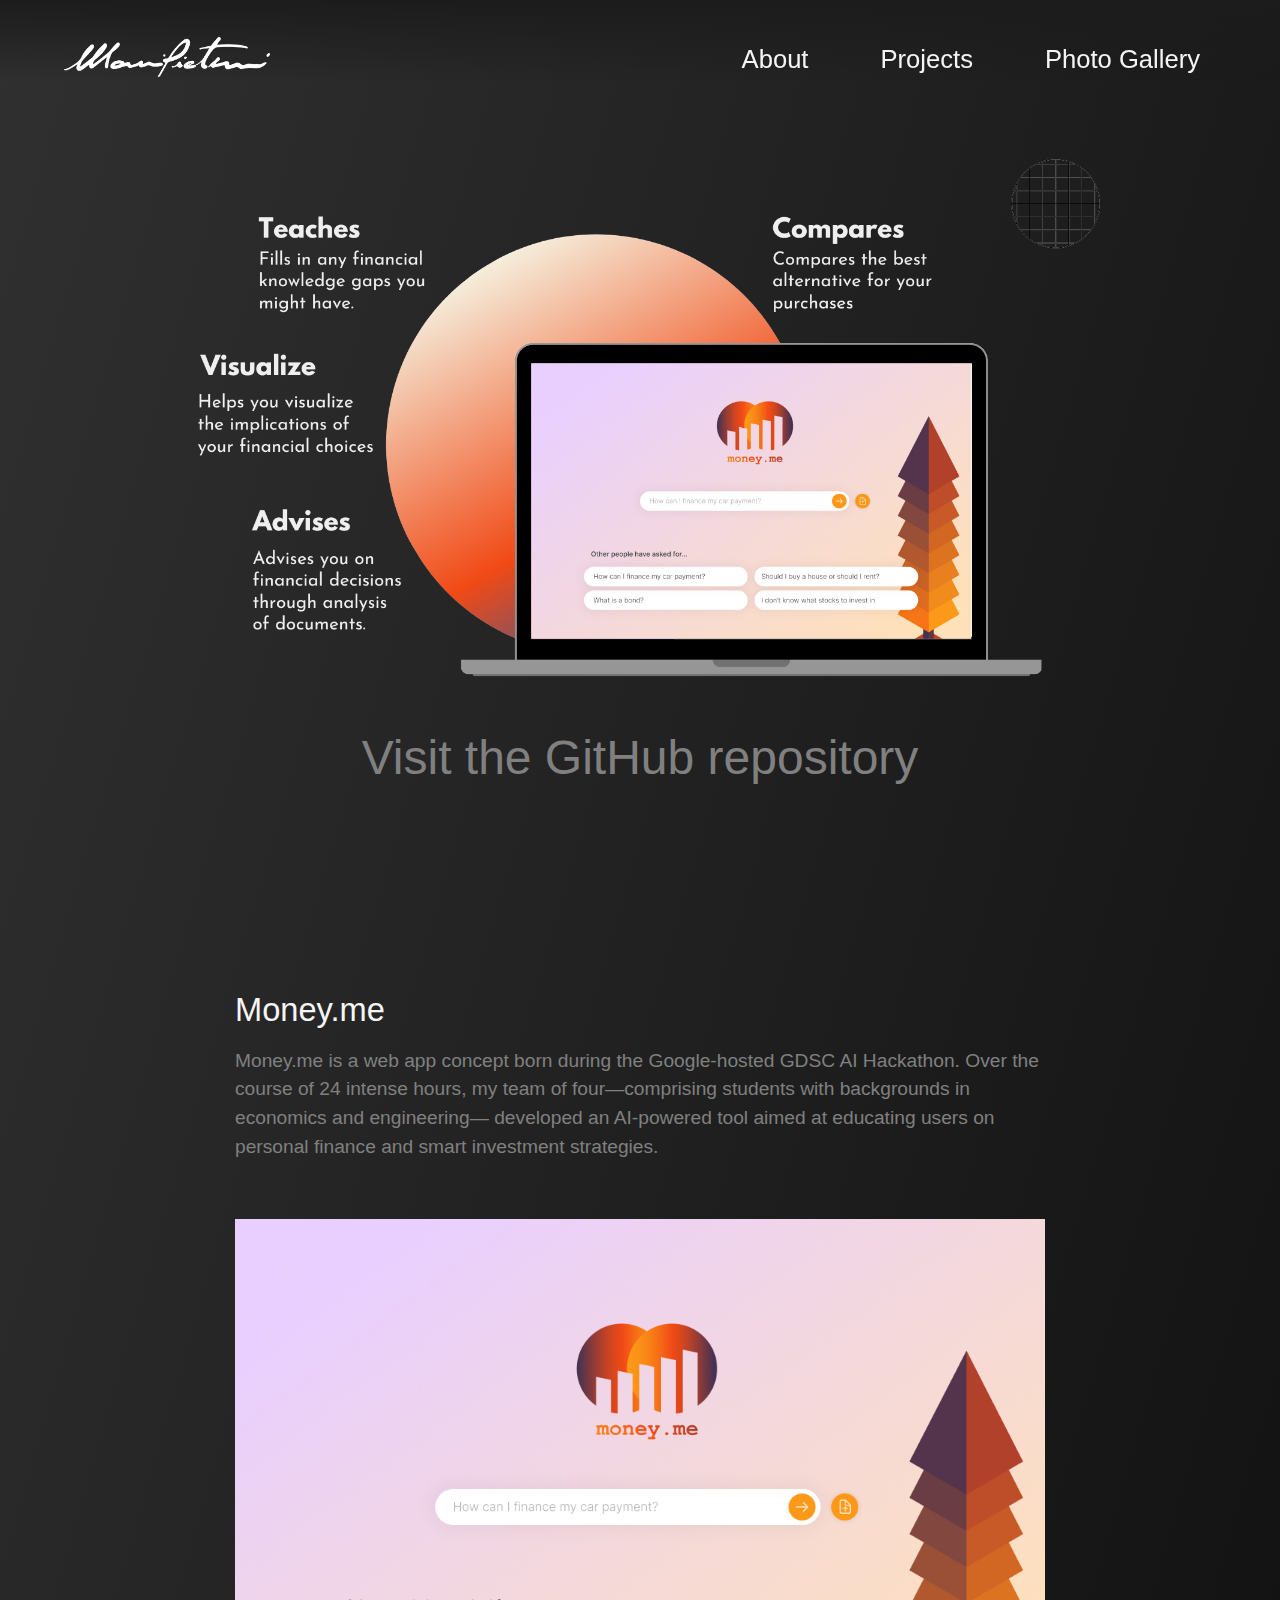
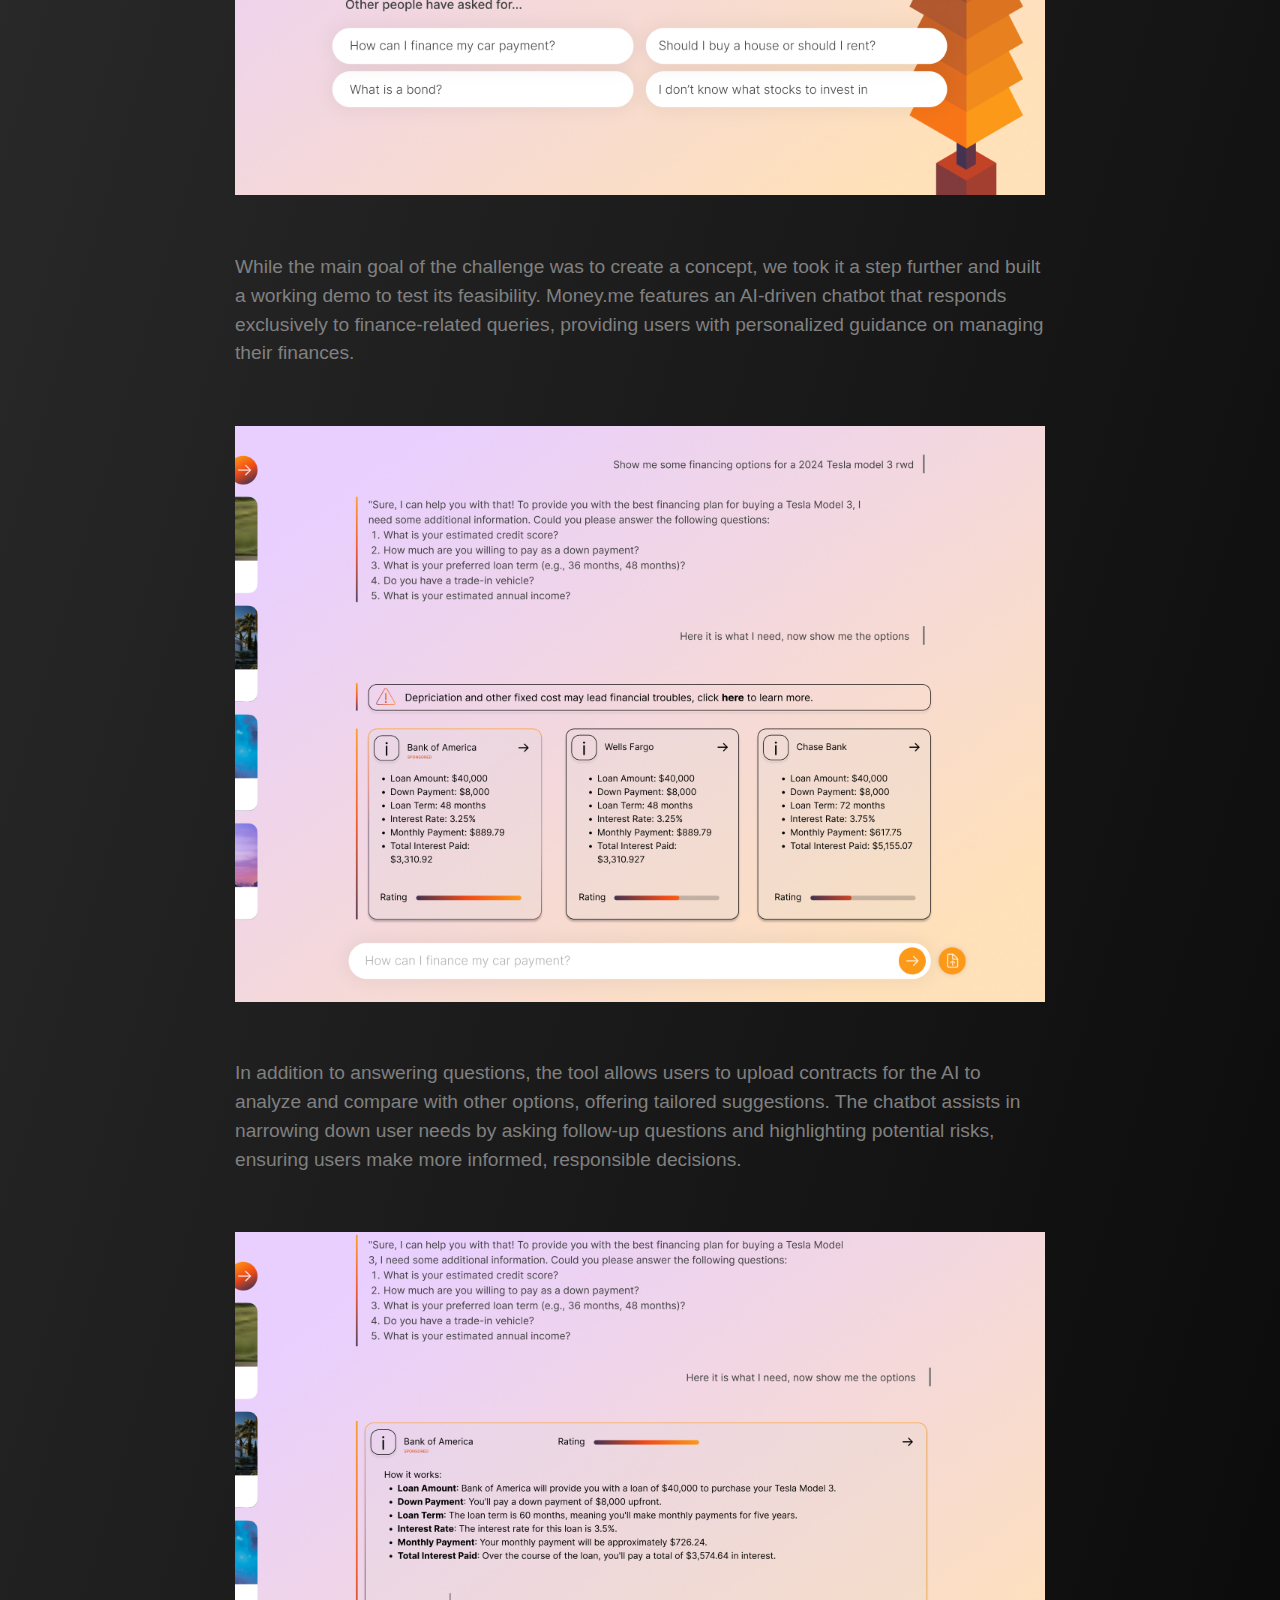
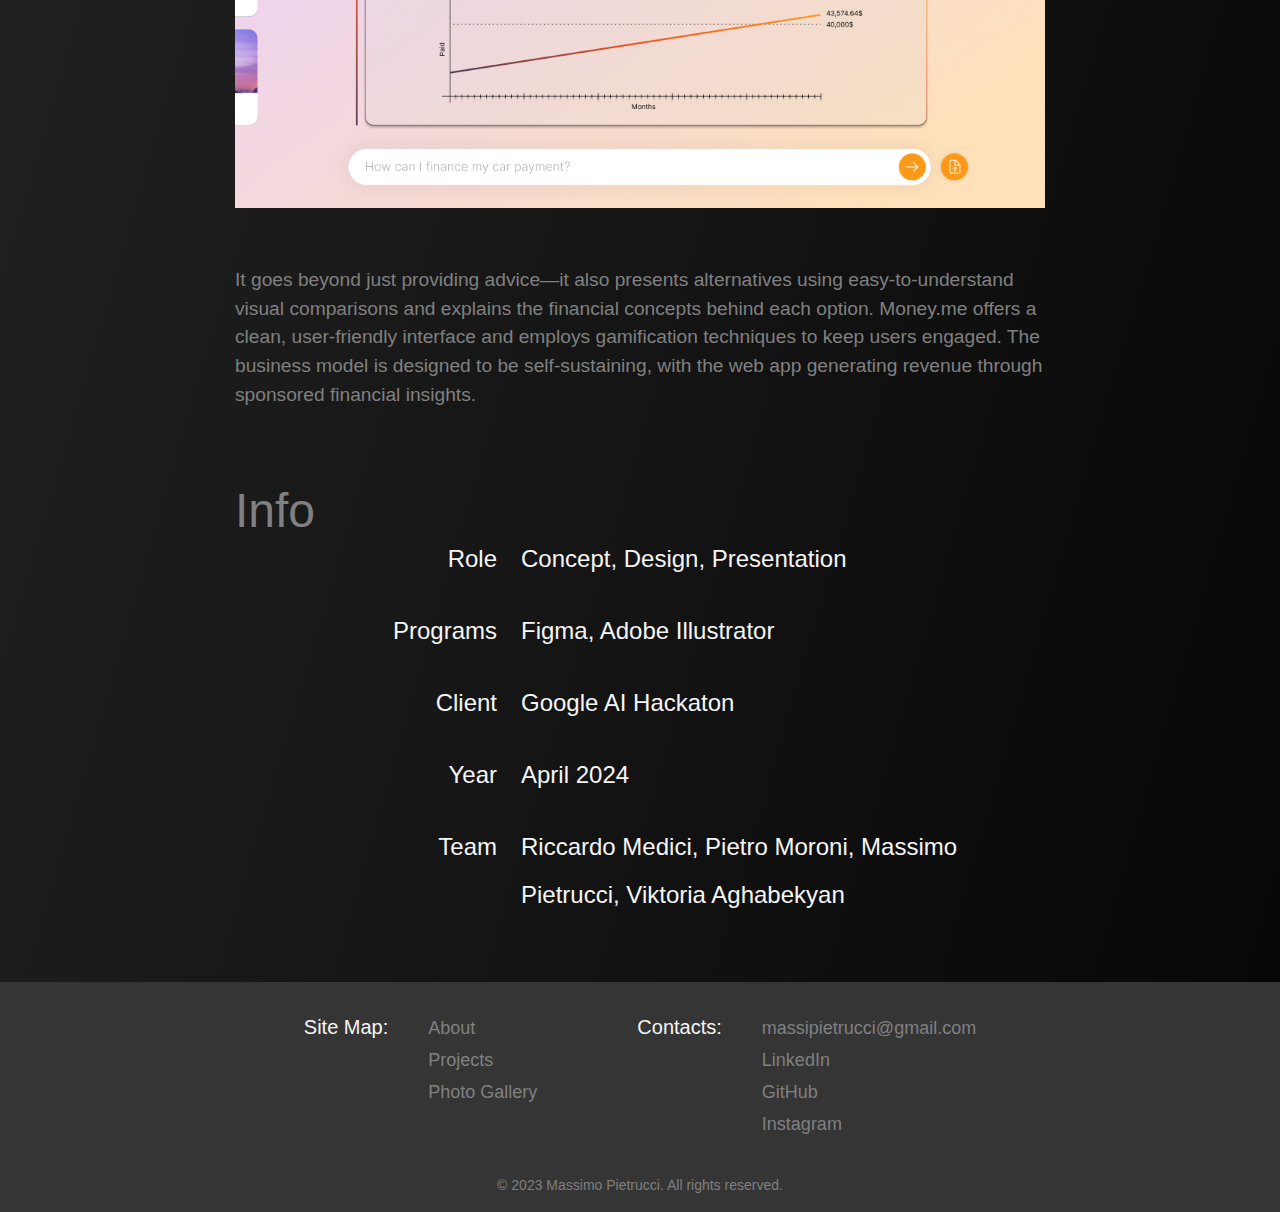
<file: pageMoneyme.html>
<!DOCTYPE html>
<html>
    <head>

      <title>Massimo Pietrucci Portfolio</title>
      <link rel="icon" type="image/x-icon" href="logoiconV2.png" style="object-fit: cover;">

        <meta charset="UTF8">
        <link rel="stylesheet" href="reset.css">
        <link rel="stylesheet" href="hamburger.css">
        <link rel="stylesheet" href="master.css">
        <link rel="stylesheet" href="pageStyle.css">

        <script src="menuHide.js" defer></script>


        <meta name="viewport" content="width=device-width, initialscale=1">
        <script src="sliderScript.js" defer></script>
        <script>
            function toggleActive(elementId) {
              document.getElementById(elementId).classList.toggle("active");
            }
          </script>
    </head>
    <body>
        <div class="content-wrap">
            <div id="menu">
                <div id="hamburger" onclick="toggleActive('menu')">
                  <div class="hamburgerBar"></div>
                  <div class="hamburgerBar"></div>
                  <div class="hamburgerBar"></div>
                </div>
                <div id="logo"><a href="index.html#about"><img src="Media/FirmaBianca@4x.png" alt=""></a></div>
                
                <ul>
                  <li><a href="index.html#about">About</a></li>
                  <li><a href="index.html#projects">Projects</a></li>
                  <li><a href="index.html#showcase">Photo Gallery</a></li>
                </ul>
              </div>




          <div class="wrapper full-width" style="padding-top: 150px;">
            <img src="Media/moneyme/PrimaMoneyme.png" alt="">

            <a href="https://www.instagram.com/sunuraxi_barumini/" id="playPinocchio" class="big-card"> <p>Visit the GitHub repository</p></a>     
          
          </div>
      
          <div class="wrapper about-text page-intro paddingBottom1">
              <h2>Money.me</h2>
                <p>
                  Money.me is a web app concept born during the Google-hosted GDSC AI Hackathon. 
                  Over the course of 24 intense hours, 
                  my team of four—comprising students with backgrounds in economics and engineering—
                  developed an AI-powered tool aimed at educating users on personal finance and smart investment strategies.
                </p>
          </div>

          <div class="wrapper">
            <img src="Media/moneyme/Wireframe - 1.jpg" alt="">  
          </div>

          <div class="wrapper about-text paddingTop1 paddingBottom1">
            <p>
              While the main goal of the challenge was to create a concept, 
              we took it a step further and built a working demo to test its feasibility. 
              Money.me features an AI-driven chatbot that responds exclusively to finance-related queries, 
              providing users with personalized guidance on managing their finances.
            </p>
          </div>

          <div class="wrapper">
            <img src="Media/moneyme/Wireframe - 10.jpg" alt="">  
          </div>
  

          <div class="wrapper about-text paddingTop1 paddingBottom1">
            <p>
              In addition to answering questions, 
              the tool allows users to upload contracts for the AI to analyze and compare with other options, 
              offering tailored suggestions. The chatbot assists in narrowing down user needs by asking follow-up questions and highlighting potential risks, 
              ensuring users make more informed, responsible decisions.
                        </p>
          </div>

          <div class="wrapper">
            <img src="Media/moneyme/Wireframe - 12.jpg" alt="">  
          </div>


        <div class="wrapper about-text paddingTop1 paddingBottom1">
          <p>
            It goes beyond just providing advice—it also presents alternatives using
             easy-to-understand visual comparisons and explains the financial concepts behind each option. 
             Money.me offers a clean, user-friendly interface and employs gamification techniques to keep users engaged. 
             The business model is designed to be self-sustaining, 
            with the web app generating revenue through sponsored financial insights.
                    </p>        
        </div>



      </div>

      <div class="content-wrap">
        <div class="wrapper"><h1>Info</h1></div>

        <div class="wrapper infoTab">
            <li>Role</li>            <li>Concept, Design, Presentation</li>

            <li>Programs</li>            <li>Figma, Adobe Illustrator</li>

            <li>Client</li>            <li>Google AI Hackaton</li>

            <li>Year</li>            <li>April 2024</li>

            <li>Team</li>            <li>Riccardo Medici, Pietro Moroni, Massimo Pietrucci, Viktoria Aghabekyan</li>

        </div>
      </div>

      <footer>
        <div class="footerWrap">

        <div class="footer-grid">
                <p style="grid-column: 1; grid-row: 1;">Site Map:</p>
                <p style="grid-column: 2; grid-row: 1;"><a href="index.html#about"> About</a></p>
                <p style="grid-column: 2; grid-row: 2;"><a href="index.html#projects"> Projects</a></p>
                <p style="grid-column: 2; grid-row: 3;"><a href="index.html#showcase"> Photo Gallery</a></p>
        </div>

        <div class="footer-grid">
            <p style="grid-column: 1; grid-row: 1;">Contacts:</p>
            <p style="grid-column: 2; grid-row: 1;"> <a href="mailto:massipietrucci@gmail.com"> massipietrucci@gmail.com</a></p>
            <p style="grid-column: 2; grid-row: 2;"><a href="https://www.linkedin.com/in/massimo-pietrucci-610339299/"> LinkedIn</a></p>
            <p style="grid-column: 2; grid-row: 3;"><a href="https://github.com/SwagBoy2000"> GitHub</a></p>
            <p style="grid-column: 2; grid-row: 4;"><a href="https://www.instagram.com/massipietrucci/"> Instagram</a></p>
    </div>
    <div id="copyright">© 2023 Massimo Pietrucci. All rights reserved.</div>

    </div>
       </footer>
</body>
</html>
</file>
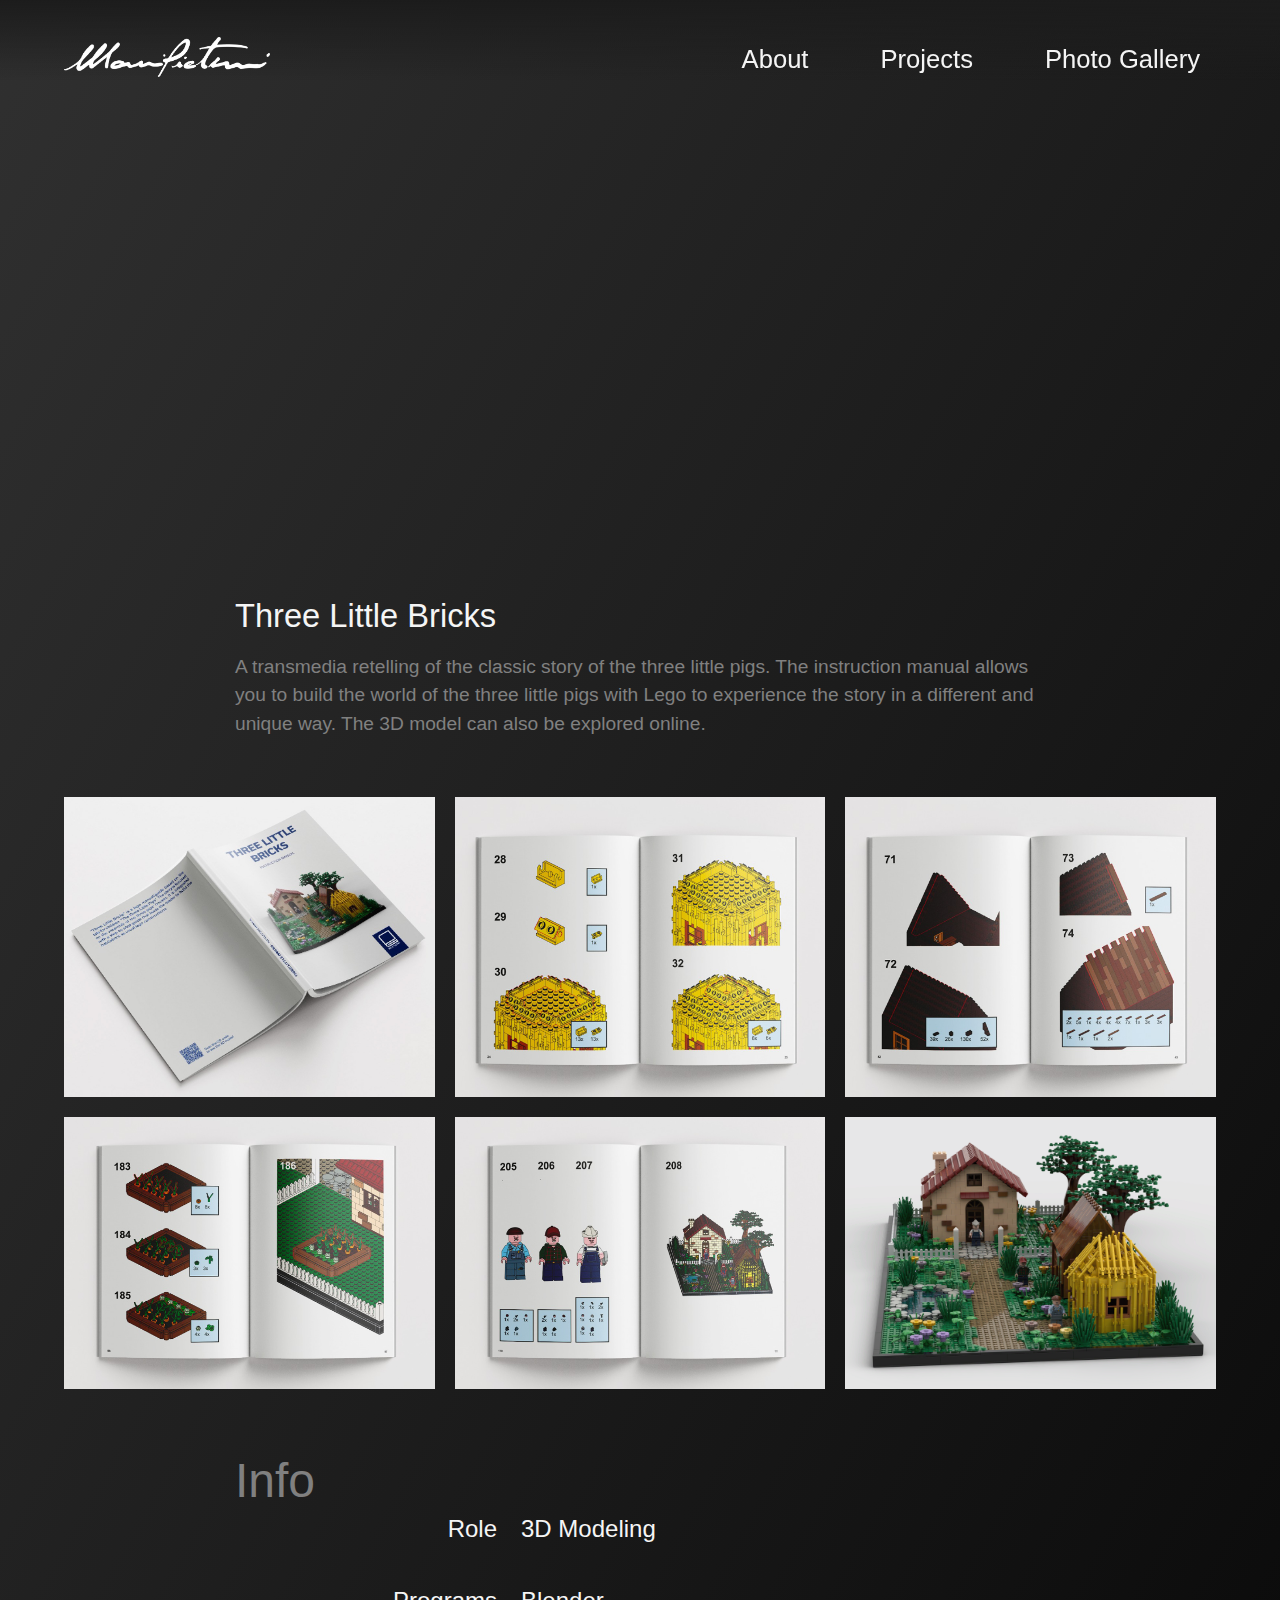
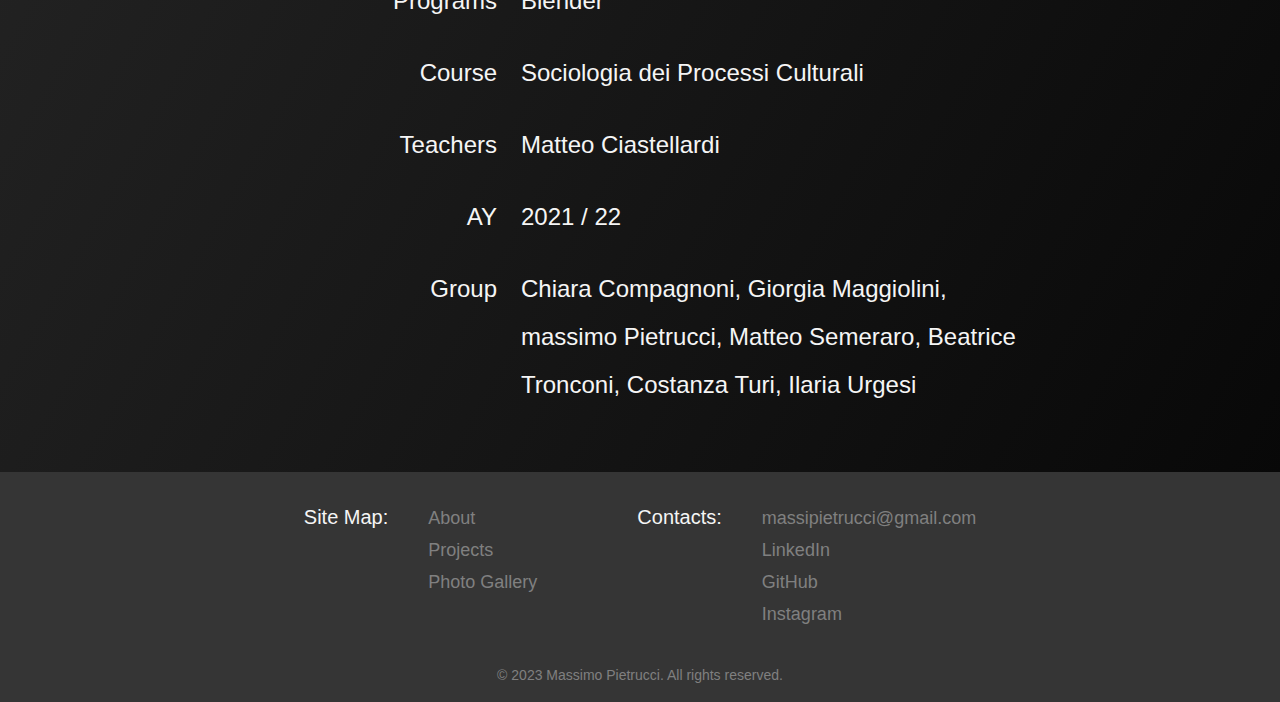
<file: pagePorcellini.html>
<!DOCTYPE html>
<html>
    <head>

      <title>Massimo Pietrucci Portfolio</title>
      <link rel="icon" type="image/x-icon" href="logoiconV2.png" style="object-fit: cover;">

        <meta charset="UTF8">
        <link rel="stylesheet" href="reset.css">
        <link rel="stylesheet" href="hamburger.css">
        <link rel="stylesheet" href="master.css">
        <link rel="stylesheet" href="pageStyle.css">

        <script src="menuHide.js" defer></script>


        <meta name="viewport" content="width=device-width, initialscale=1">
        <script src="sliderScript.js" defer></script>
        <script>
            function toggleActive(elementId) {
              document.getElementById(elementId).classList.toggle("active");
            }
          </script>
    </head>
    <body>
        <div class="content-wrap">
            <div id="menu">
                <div id="hamburger" onclick="toggleActive('menu')">
                  <div class="hamburgerBar"></div>
                  <div class="hamburgerBar"></div>
                  <div class="hamburgerBar"></div>
                </div>
                <div id="logo"><a href="index.html#about"><img src="Media/FirmaBianca@4x.png" alt=""></a></div>
                
                <ul>
                  <li><a href="index.html#about">About</a></li>
                  <li><a href="index.html#projects">Projects</a></li>
                  <li><a href="index.html#showcase">Photo Gallery</a></li>
                </ul>
              </div>






              <div class="content-wrap">

                <div class="sketchfab-embed-wrapper wrapper" id="sketchFabFrame" style="padding-top: 150px; padding-bottom: 80px;"> 
                  <iframe title="Three Little Bricks | Set Model" frameborder="0" allowfullscreen mozallowfullscreen="true" webkitallowfullscreen="true" allow="autoplay; fullscreen; xr-spatial-tracking" xr-spatial-tracking execution-while-out-of-viewport execution-while-not-rendered web-share 
                  height="100%"  src="https://sketchfab.com/models/55c4142a85fa4d9cabf490beb4aa4dd4/embed"> 
                </iframe> </div>



        <div class="wrapper">

          <div class="about-text page-intro paddingBottom1">
            <h2>Three Little Bricks</h2>
              <p>
                A transmedia retelling of the classic story of the three little pigs. 
                The instruction manual allows you to build the world of the three little pigs with Lego 
                to experience the story in a different and unique way. 
                The 3D model can also be explored online.
              </p>
        </div>

  </div>


  <div class="wrapper wOrizzontale full-width" style="padding-bottom: 20px;">
    <img src="Media/Porcellini/PorcelliniCover.jpeg" alt="">
    <img src="Media/Porcellini/pag4.png" alt="">
    <img src="Media/Porcellini/pag3.png" alt="">
  </div>
  <div class="wrapper wOrizzontale full-width  paddingBottom1">
    <img src="Media/Porcellini/pag2.png" alt="">
    <img src="Media/Porcellini/pag1.png" alt="">
    <img src="Media/Porcellini/PorcelliniRender.png" alt="">
  </div>



      </div>
      <div class="content-wrap">

        <div class="wrapper"><h1>Info</h1></div>

        <div class="wrapper infoTab">
            <li>Role</li>            <li>3D Modeling</li>

            <li>Programs</li>            <li>Blender</li>

            <li>Course</li>            <li>Sociologia dei Processi Culturali</li>

            <li>Teachers</li>            <li>Matteo Ciastellardi</li>

            <li>AY</li>            <li>2021 / 22</li>

            <li>Group</li>            <li>Chiara Compagnoni, Giorgia Maggiolini, massimo Pietrucci, Matteo Semeraro, Beatrice Tronconi, Costanza Turi, Ilaria Urgesi</li>



        </div>

      </div>

        </div>

        
    
        <footer>
          <div class="footerWrap">

          <div class="footer-grid">
                  <p style="grid-column: 1; grid-row: 1;">Site Map:</p>
                  <p style="grid-column: 2; grid-row: 1;"><a href="index.html#about"> About</a></p>
                  <p style="grid-column: 2; grid-row: 2;"><a href="index.html#projects"> Projects</a></p>
                  <p style="grid-column: 2; grid-row: 3;"><a href="index.html#showcase"> Photo Gallery</a></p>
          </div>

          <div class="footer-grid">
              <p style="grid-column: 1; grid-row: 1;">Contacts:</p>
              <p style="grid-column: 2; grid-row: 1;"> <a href="mailto:massipietrucci@gmail.com"> massipietrucci@gmail.com</a></p>
              <p style="grid-column: 2; grid-row: 2;"><a href="https://www.linkedin.com/in/massimo-pietrucci-610339299/"> LinkedIn</a></p>
              <p style="grid-column: 2; grid-row: 3;"><a href="https://github.com/SwagBoy2000"> GitHub</a></p>
              <p style="grid-column: 2; grid-row: 4;"><a href="https://www.instagram.com/massipietrucci/"> Instagram</a></p>
      </div>
      <div id="copyright">© 2023 Massimo Pietrucci. All rights reserved.</div>

      </div>
         </footer>
</body>
</html>
</file>
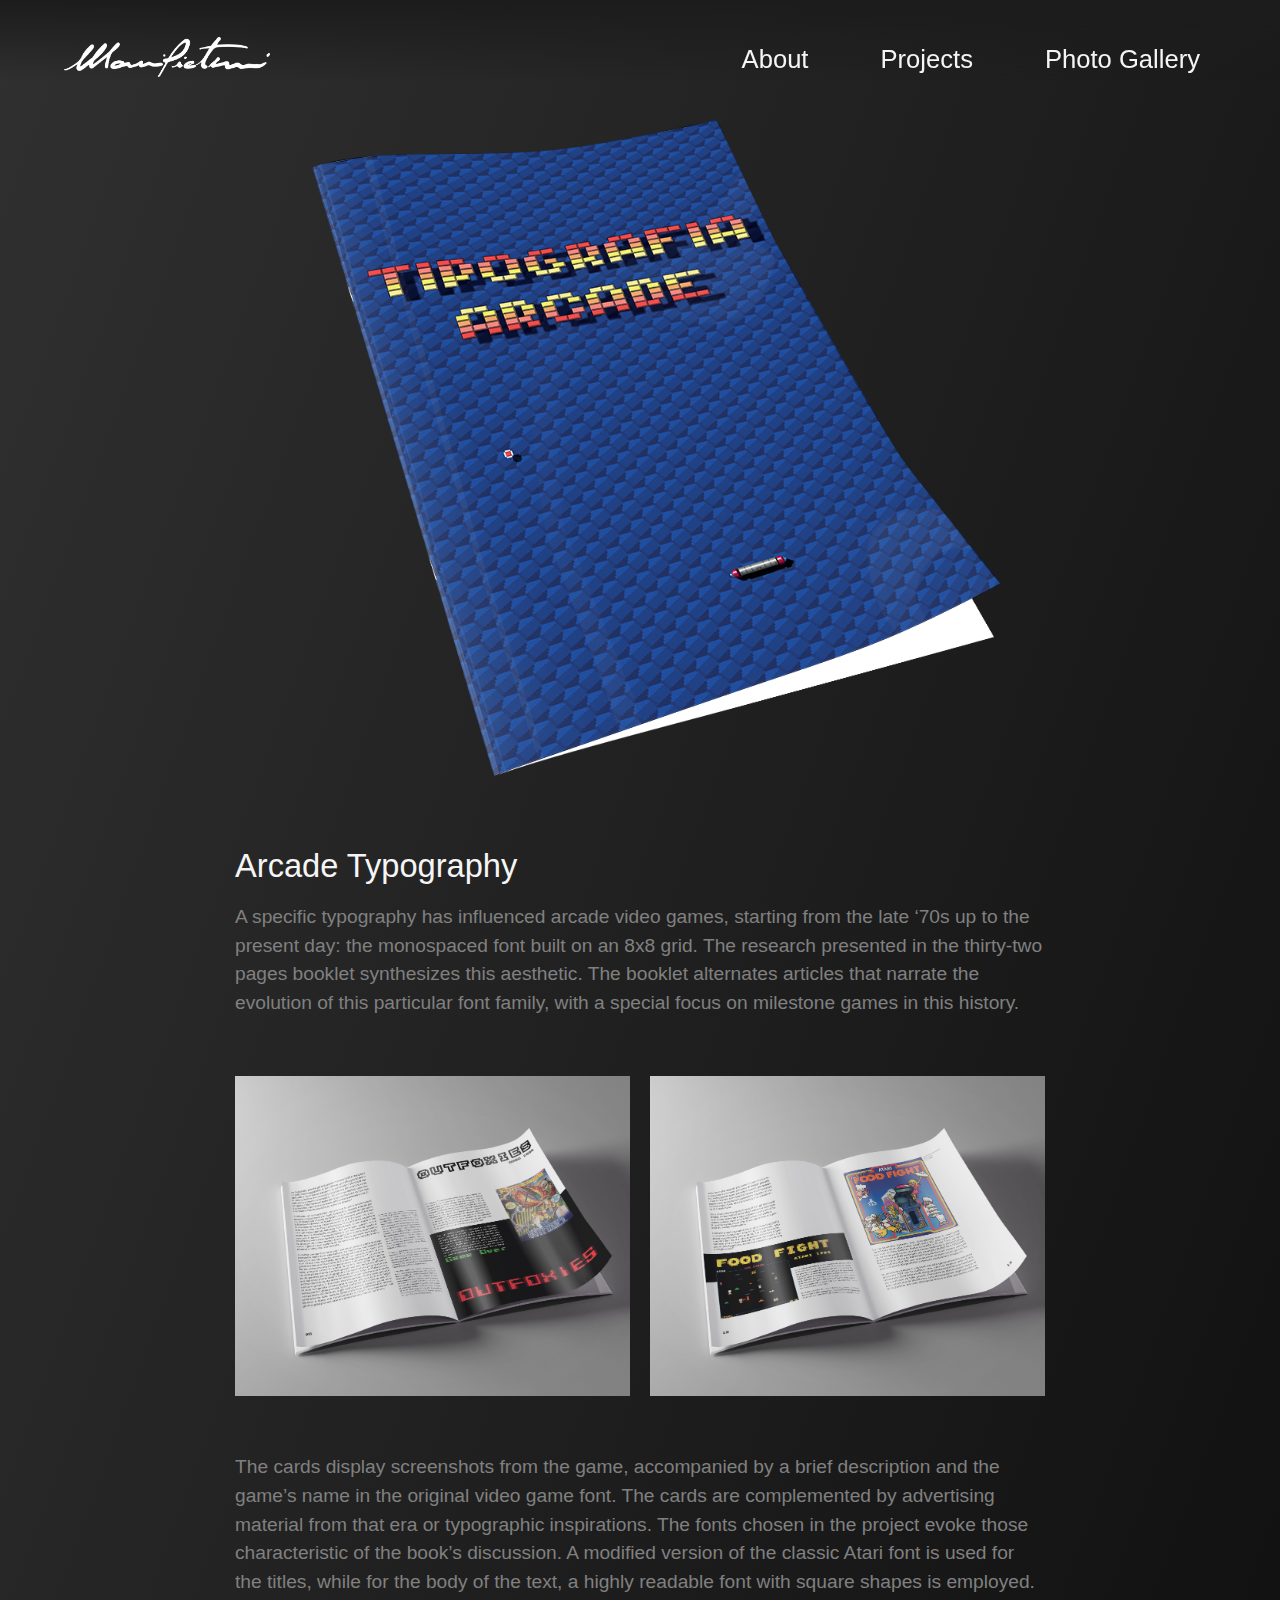
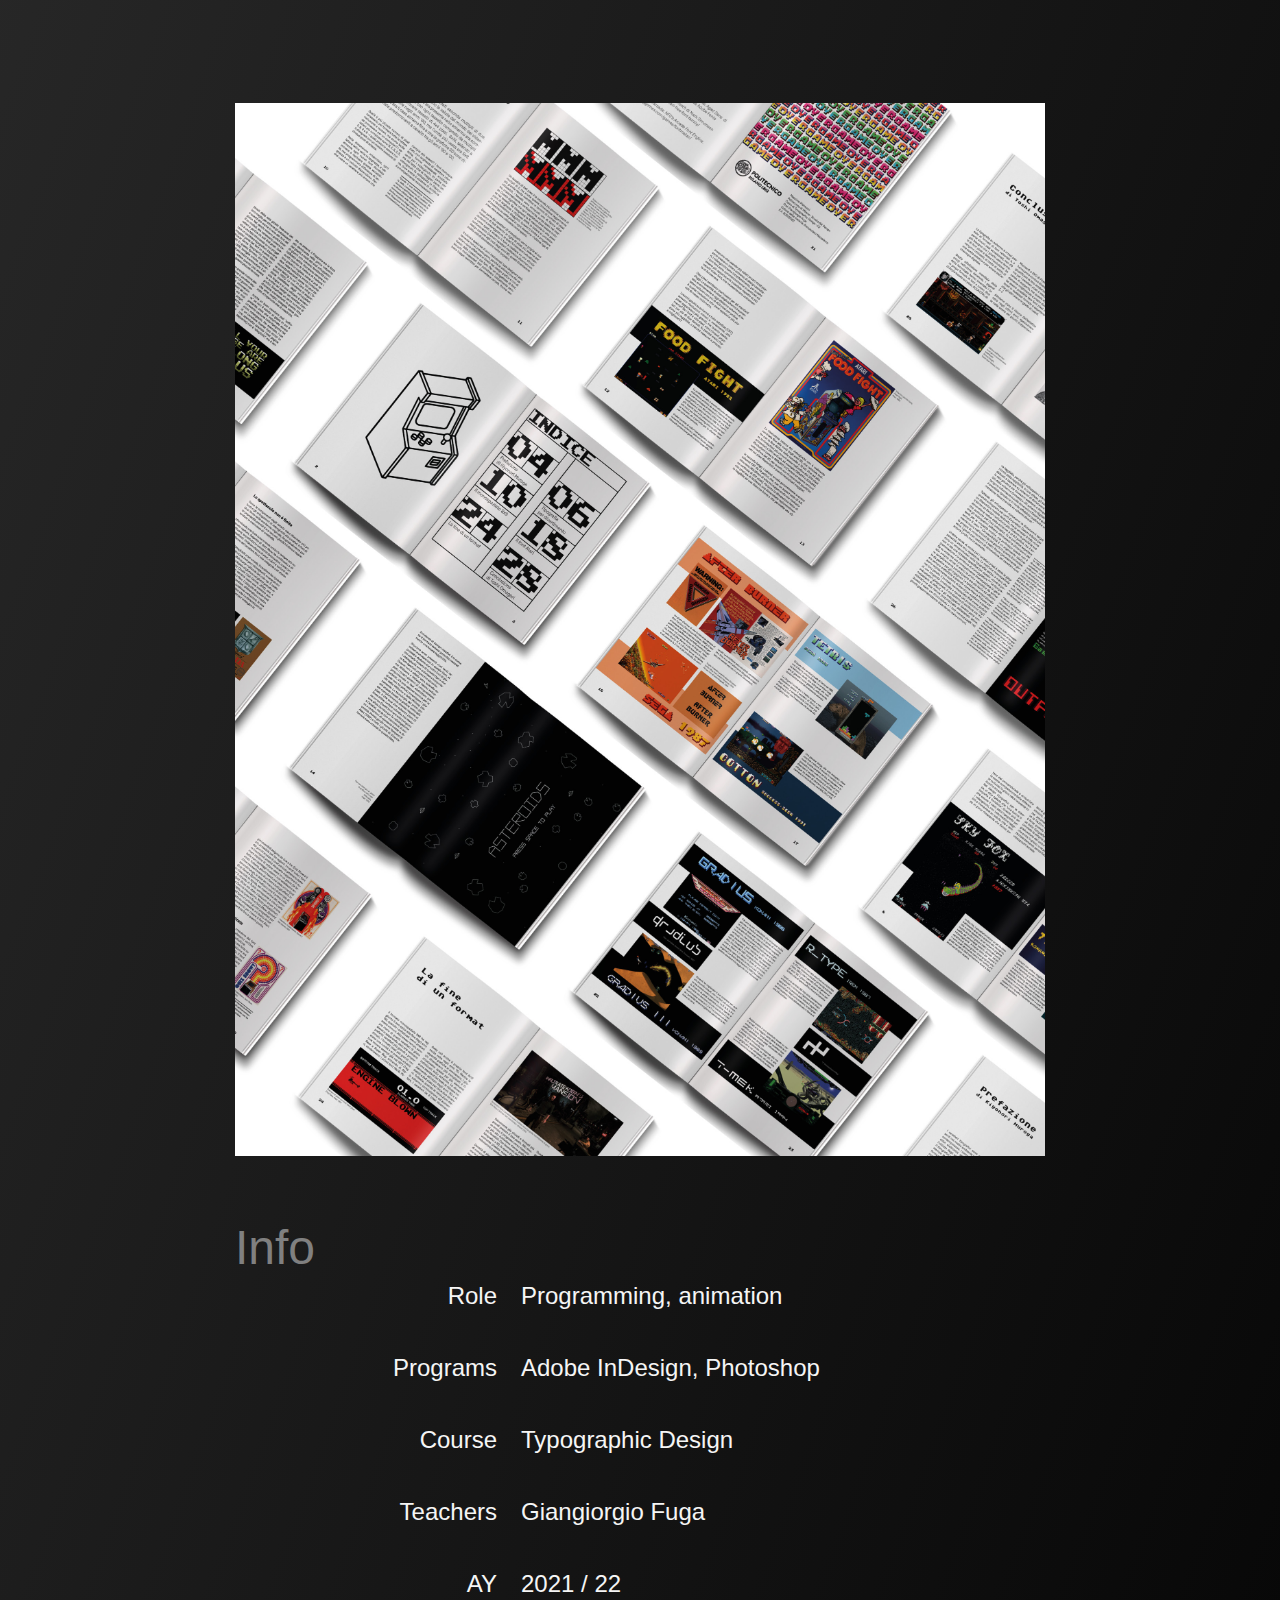
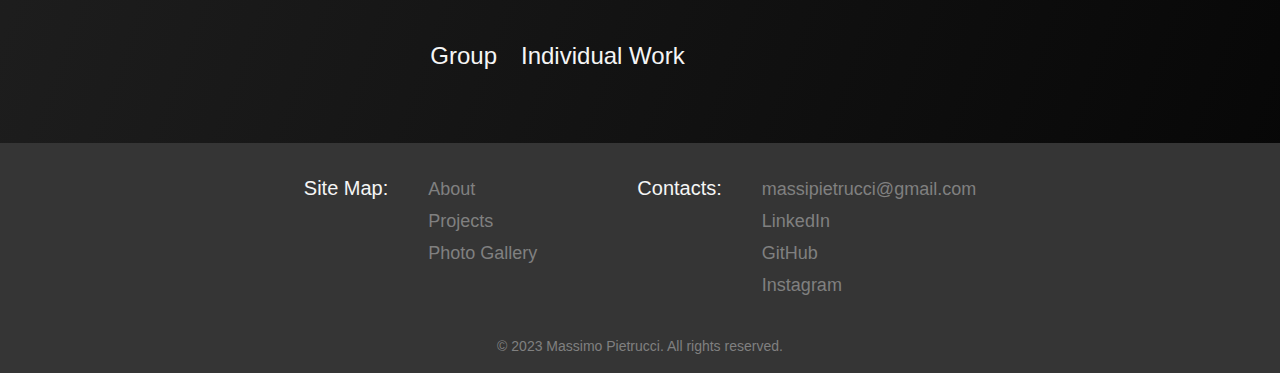
<file: pageTipografia.html>
<!DOCTYPE html>
<html>
    <head>

      <title>Massimo Pietrucci Portfolio</title>
      <link rel="icon" type="image/x-icon" href="logoiconV2.png" style="object-fit: cover;">

        <meta charset="UTF8">
        <link rel="stylesheet" href="reset.css">
        <link rel="stylesheet" href="hamburger.css">
        <link rel="stylesheet" href="master.css">
        <link rel="stylesheet" href="pageStyle.css">

        <script src="menuHide.js" defer></script>


        <meta name="viewport" content="width=device-width, initialscale=1">
        <script src="sliderScript.js" defer></script>
        <script>
            function toggleActive(elementId) {
              document.getElementById(elementId).classList.toggle("active");
            }
          </script>
    </head>
    <body>
        <div class="content-wrap">
            <div id="menu">
                <div id="hamburger" onclick="toggleActive('menu')">
                  <div class="hamburgerBar"></div>
                  <div class="hamburgerBar"></div>
                  <div class="hamburgerBar"></div>
                </div>
                <div id="logo"><a href="index.html#about"><img src="Media/FirmaBianca@4x.png" alt=""></a></div>
                
                <ul>
                  <li><a href="index.html#about">About</a></li>
                  <li><a href="index.html#projects">Projects</a></li>
                  <li><a href="index.html#showcase">Photo Gallery</a></li>
                </ul>
              </div>






        <div class="wrapper full-width" style="padding-top: 100px; padding-bottom: 50px;">
          <img src="Media/Tipografia/copertinanobg.png" alt="" height="500px">
        </div>

        <div class="wrapper">

          <div class="about-text page-intro paddingBottom1">
            <h2>Arcade Typography</h2>
              <p>
                A specific typography has influenced arcade
                video games, starting from the late ‘70s up
                to the present day: the monospaced font
                built on an 8x8 grid. The research presented
                in the thirty-two pages booklet synthesizes
                this aesthetic. The booklet alternates
                articles that narrate the evolution of this
                particular font family, with a special focus
                on milestone games in this history.              
              </p>
        </div>

  </div>


  <div class="wrapper wOrizzontale ">
    <img src="Media/Tipografia/detail.jpg" alt="">
    <img src="Media/Tipografia/detail2.jpg" alt="">

  </div>

  <div class="wrapper about-text paddingTop1 paddingBottom1">
          <p>The cards display screenshots from the game, accompanied by a brief
            description and the game’s name in the original video game font. The
            cards are complemented by advertising material from that era or typographic
            inspirations. The fonts chosen in the project evoke those characteristic
            of the book’s discussion. A modified version of the classic
            Atari font is used for the titles, while for the body of the text, a highly
            readable font with square shapes is employed.</p>
        </div>

      </div>

      <div class="content-wrap">

        <div class="wrapper paddingTop1 paddingBottom1">
          <img src="Media/Tipografia/Tipografiamultispread-100.jpg" alt="">

        </div>

      </div>
      <div class="content-wrap">

        <div class="wrapper"><h1>Info</h1></div>

        <div class="wrapper infoTab">
            <li>Role</li>            <li>Programming, animation</li>

            <li>Programs</li>            <li>Adobe InDesign, Photoshop</li>

            <li>Course</li>            <li>Typographic Design</li>

            <li>Teachers</li>            <li>Giangiorgio Fuga</li>

            <li>AY</li>            <li>2021 / 22</li>

            <li>Group</li>            <li>Individual Work</li>



        </div>

      </div>

        
    
      <footer>
        <div class="footerWrap">

        <div class="footer-grid">
                <p style="grid-column: 1; grid-row: 1;">Site Map:</p>
                <p style="grid-column: 2; grid-row: 1;"><a href="index.html#about"> About</a></p>
                <p style="grid-column: 2; grid-row: 2;"><a href="index.html#projects"> Projects</a></p>
                <p style="grid-column: 2; grid-row: 3;"><a href="index.html#showcase"> Photo Gallery</a></p>
        </div>

        <div class="footer-grid">
            <p style="grid-column: 1; grid-row: 1;">Contacts:</p>
            <p style="grid-column: 2; grid-row: 1;"> <a href="mailto:massipietrucci@gmail.com"> massipietrucci@gmail.com</a></p>
            <p style="grid-column: 2; grid-row: 2;"><a href="https://www.linkedin.com/in/massimo-pietrucci-610339299/"> LinkedIn</a></p>
            <p style="grid-column: 2; grid-row: 3;"><a href="https://github.com/SwagBoy2000"> GitHub</a></p>
            <p style="grid-column: 2; grid-row: 4;"><a href="https://www.instagram.com/massipietrucci/"> Instagram</a></p>
    </div>
    <div id="copyright">© 2023 Massimo Pietrucci. All rights reserved.</div>

    </div>
       </footer>
</body>
</html>
</file>
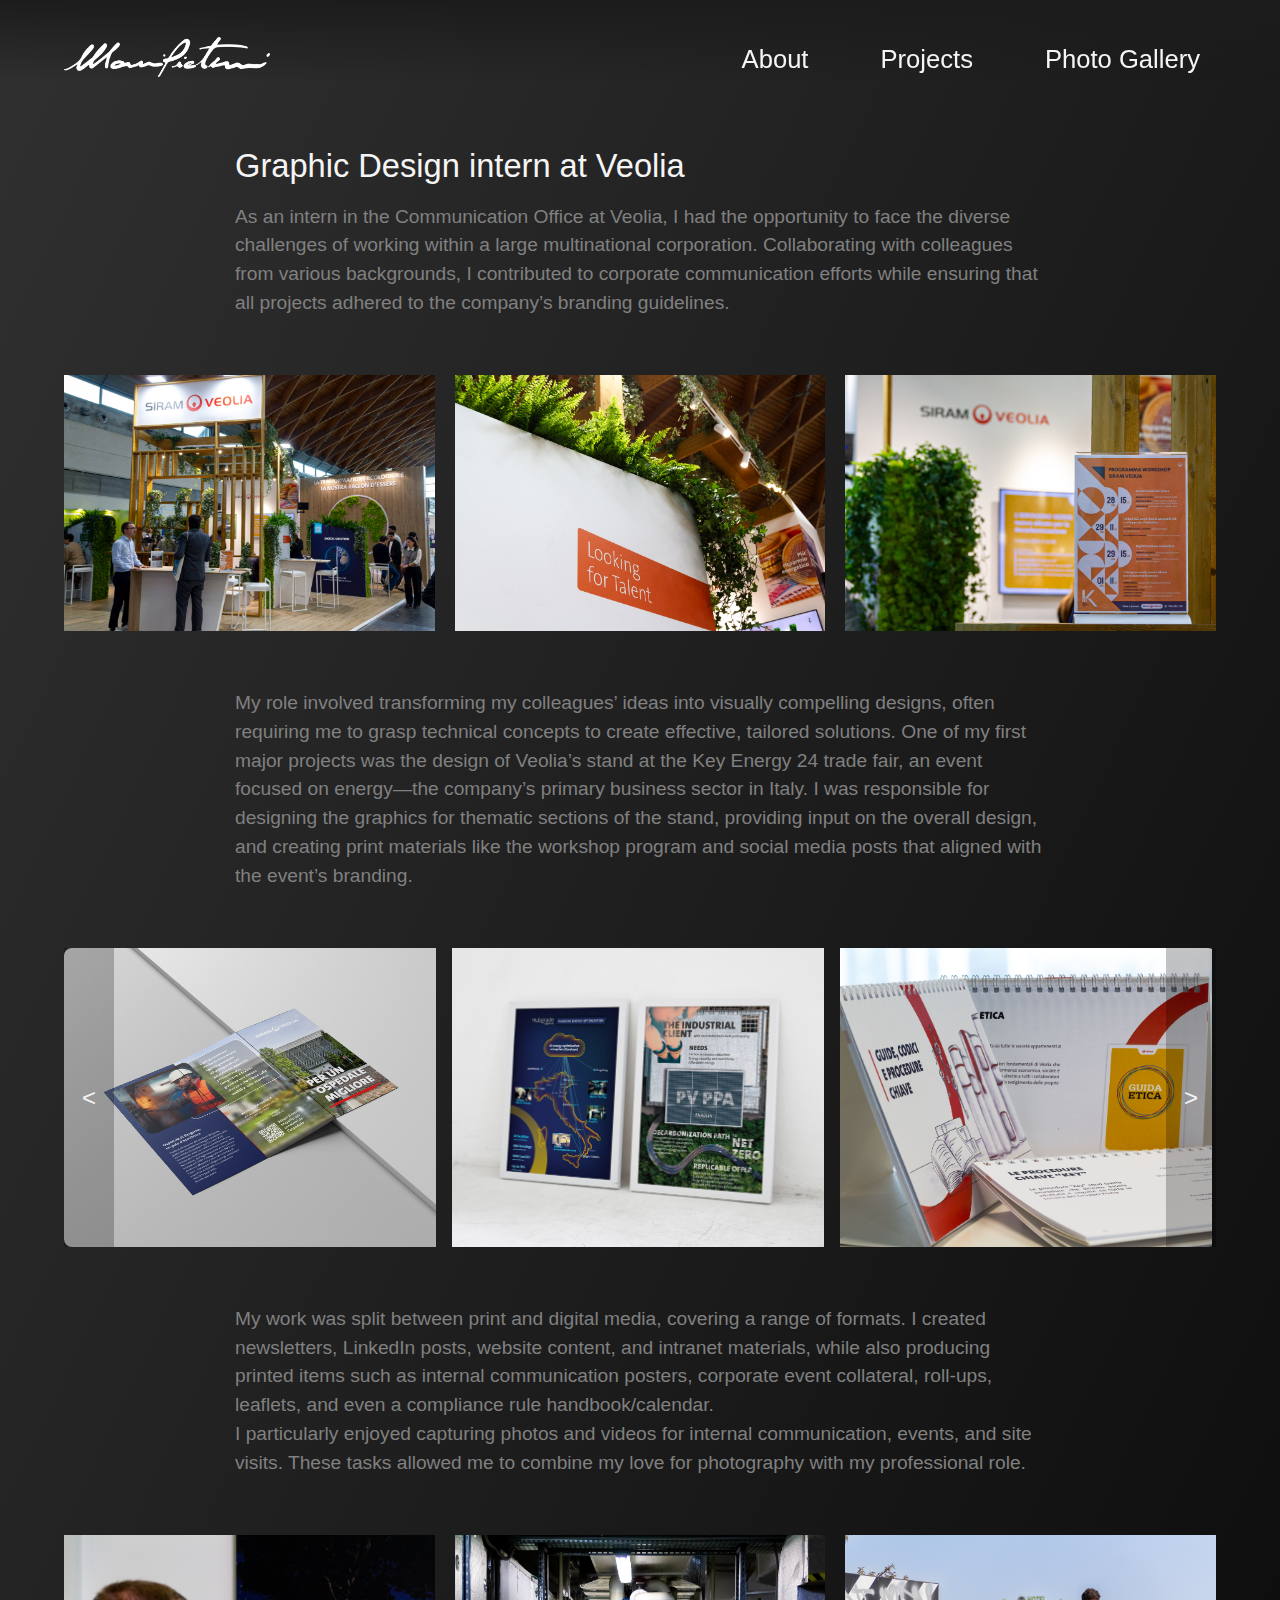
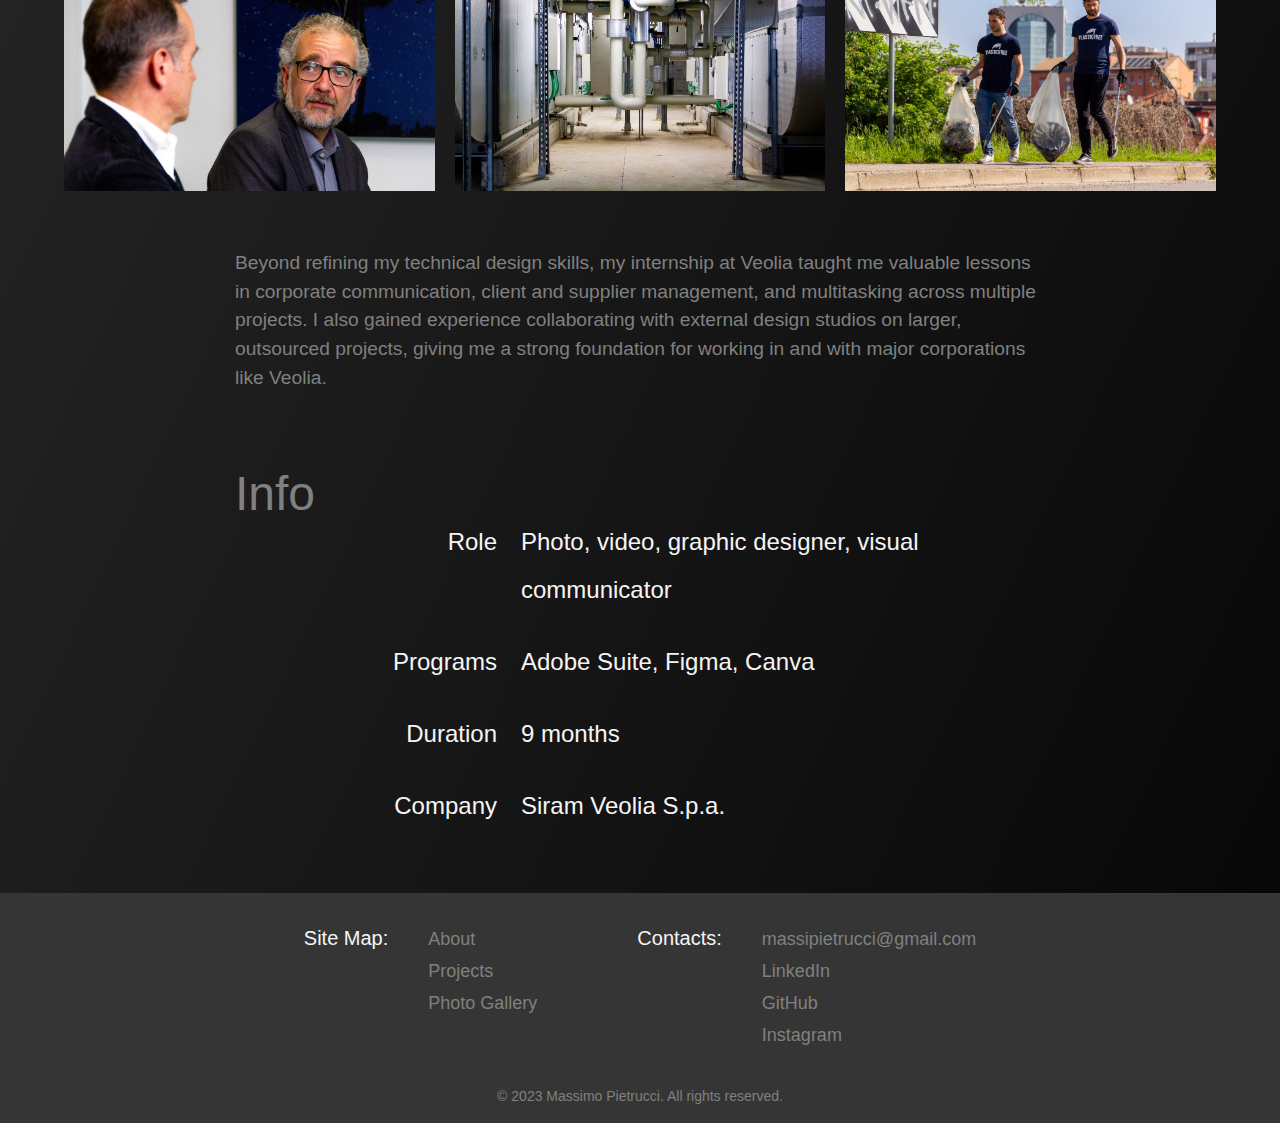
<file: pageVeolia.html>
<!DOCTYPE html>
<html>
    <head>

      <title>Massimo Pietrucci Portfolio</title>
      <link rel="icon" type="image/x-icon" href="logoiconV2.png" style="object-fit: cover;">

        <meta charset="UTF8">
        <link rel="stylesheet" href="reset.css">
        <link rel="stylesheet" href="hamburger.css">
        <link rel="stylesheet" href="master.css">
        <link rel="stylesheet" href="pageStyle.css">

        <script src="menuHide.js" defer></script>


        <meta name="viewport" content="width=device-width, initialscale=1">
        <script src="sliderScript.js" defer></script>
        <script>
            function toggleActive(elementId) {
              document.getElementById(elementId).classList.toggle("active");
            }
          </script>
    </head>
    <body>
        <div class="content-wrap">
            <div id="menu">
                <div id="hamburger" onclick="toggleActive('menu')">
                  <div class="hamburgerBar"></div>
                  <div class="hamburgerBar"></div>
                  <div class="hamburgerBar"></div>
                </div>
                <div id="logo"><a href="index.html#about"><img src="Media/FirmaBianca@4x.png" alt=""></a></div>
                
                <ul>
                  <li><a href="index.html#about">About</a></li>
                  <li><a href="index.html#projects">Projects</a></li>
                  <li><a href="index.html#showcase">Photo Gallery</a></li>
                </ul>
              </div>



        <div class="wrapper" style="padding-top: 150px;">
        </div>

        <div class="wrapper">

          <div class="about-text page-intro paddingBottom1">
            <h2>Graphic Design intern at Veolia</h2>
              <p>
                As an intern in the Communication Office at Veolia, 
                I had the opportunity to face the diverse challenges of working within a large multinational corporation. 
                Collaborating with colleagues from various backgrounds, 
                I contributed to corporate communication efforts while ensuring that all projects 
                adhered to the company’s branding guidelines.
              </p>
        </div>
  </div>
  <div class="wrapper wOrizzontale full-width three-items">
    <img src="Media/Veolia/Key-1.jpg" alt="">
    <img src="Media/Veolia/Key-2.jpg" alt="">
    <img src="Media/Veolia/Key-3.jpg" alt="">
  </div>

  <div class="wrapper about-text paddingTop1 paddingBottom1">
    <p>My role involved transforming my colleagues’ ideas into visually compelling designs, 
      often requiring me to grasp technical concepts to create effective, tailored solutions. 
      One of my first major projects was the design of Veolia’s stand at the Key Energy 24 trade fair, 
      an event focused on energy—the company’s primary business sector in Italy. 
      I was responsible for designing the graphics for thematic sections of the stand, 
      providing input on the overall design, and creating print materials like the workshop program 
      and social media posts that aligned with the event’s branding.
    </p>
   </div>


        <div class="sliderWrapper full-width">
          <i id="left" class="fa-solid fa-angle-left"><</i>
          <ul class="carousel">
            <li class="sliderCard">
              <div class="img"><img src="Media/Veolia/Roll-Up Mockup.jpg" alt="img" draggable="false"></div>
            </li>
            <li class="sliderCard">
              <div class="img"><img src="Media/Veolia/Intranet.jpg" alt="img" draggable="false"></div>

            </li>
            <li class="sliderCard">
              <div class="img"><img src="Media/Veolia/Trifold Brochure Mockup.jpg" alt="img" draggable="false"></div>

            </li>
            <li class="sliderCard">
              <div class="img"><img src="Media/Veolia/InspMockup.jpg" alt="img" draggable="false"></div>

            </li>
            <li class="sliderCard">
              <div class="img"><img src="Media/Veolia/Calendarietto.jpg" alt="img" draggable="false"></div>

            </li>

          </ul>
          <i id="right" class="fa-solid fa-angle-right">></i>
        </div>
        <div class="wrapper about-text ">
          <p class="paddingTop1 paddingBottom1">
            My work was split between print and digital media, covering a range of formats. 
            I created newsletters, LinkedIn posts, website content, and intranet materials, 
            while also producing printed items such as internal communication posters, 
            corporate event collateral, roll-ups, leaflets, and even a compliance rule handbook/calendar. <br>
            I particularly enjoyed capturing photos and videos for internal communication, events, and site visits. 
            These tasks allowed me to combine my love for photography with my professional role.
          </p>
        </div>

        <div class="wrapper wOrizzontale full-width three-items">
          <img src="Media/Veolia/Webinar-1.jpg" alt="">
          <img src="Media/Veolia/Mudec-1.jpg" alt="">
          <img src="Media/Veolia/PlasticFree-1.jpg" alt="">
        </div>



        <div class="wrapper about-text paddingTop1 paddingBottom1"><p>
          Beyond refining my technical design skills, 
          my internship at Veolia taught me valuable lessons in corporate communication, 
          client and supplier management, and multitasking across multiple projects. 
          I also gained experience collaborating with external design studios on larger, 
          outsourced projects, giving me a strong foundation for working in and with major corporations like Veolia.
        </p></div>
      </div>

      <div class="content-wrap">

        <div class="wrapper"><h1>Info</h1></div>

        <div class="wrapper infoTab">
            <li>Role</li>            <li>Photo, video, graphic designer, visual communicator</li>

            <li>Programs</li>            <li>Adobe Suite, Figma, Canva</li>

            <li>Duration</li>            <li>9 months</li>

            <li>Company</li>            <li>Siram Veolia S.p.a.</li>

        </div>
      </div>

        
    
      <footer>
        <div class="footerWrap">

        <div class="footer-grid">
                <p style="grid-column: 1; grid-row: 1;">Site Map:</p>
                <p style="grid-column: 2; grid-row: 1;"><a href="index.html#about"> About</a></p>
                <p style="grid-column: 2; grid-row: 2;"><a href="index.html#projects"> Projects</a></p>
                <p style="grid-column: 2; grid-row: 3;"><a href="index.html#showcase"> Photo Gallery</a></p>
        </div>

        <div class="footer-grid">
            <p style="grid-column: 1; grid-row: 1;">Contacts:</p>
            <p style="grid-column: 2; grid-row: 1;"> <a href="mailto:massipietrucci@gmail.com"> massipietrucci@gmail.com</a></p>
            <p style="grid-column: 2; grid-row: 2;"><a href="https://www.linkedin.com/in/massimo-pietrucci-610339299/"> LinkedIn</a></p>
            <p style="grid-column: 2; grid-row: 3;"><a href="https://github.com/SwagBoy2000"> GitHub</a></p>
            <p style="grid-column: 2; grid-row: 4;"><a href="https://www.instagram.com/massipietrucci/"> Instagram</a></p>
    </div>
    <div id="copyright">© 2023 Massimo Pietrucci. All rights reserved.</div>

    </div>
       </footer>
</body>
</html>
</file>
<file: hamburger.css>
#hamburger {
  position: relative;
  display: inline-block;
  cursor: pointer;
  height: 35px;
  width: 35px;
}

.hamburgerBar {
  position: absolute;
  width: 35px;
  height: 0px;
  border-color: black;
  border-top: 1.5px solid;
  border-bottom: 1.5px solid;
  margin: 0;
  padding: 0;
  transition: 0.3s;
}

.hamburgerBar:nth-child(1) { top: 0; }
.hamburgerBar:nth-child(2) { top: 15px; }
.hamburgerBar:nth-child(3) { top: 30px; }

/* Rotate first bar */
.active #hamburger .hamburgerBar:nth-child(1) {
  top: 15px;
  -webkit-transform-origin: center;
  -webkit-transform: rotate(-45deg); 
  transform-origin: center;
  transform: rotate(-45deg); 
  transition: 0.3s;
}

/* Fade out the second bar */
.active #hamburger .hamburgerBar:nth-child(2) {
  opacity: 0;
  transition: 0.2s;
}

/* Rotate last bar */
.active #hamburger .hamburgerBar:nth-child(3) {
  top: 15px;
  -webkit-transform-origin: center;
  -webkit-transform: rotate(45deg);
  transform-origin: center;
  transform: rotate(45deg);
  transition: 0.3s;
}
</file>
<file: master.css>
body {
    min-height: 100vh;
    background: linear-gradient(to left top, #060606, #303030);
    /*background-color: #141414;*/
    font-family: "Brandon Grotesque", sans-serif;
}

.content-wrap {
    display: flex;
    flex-direction: column;
    max-width: 1200px;
    margin: auto;
    align-items: center;
}

p {
    color: gray;
    font-weight: 400; 
    line-height: 1.5em;
}


a {
    text-decoration: none;
}


img {
    height: 100%;
    width: 100%;
    overflow: hidden;
    object-fit: cover;
}

h1 {
    font-size: clamp(24px, 5.5vw, 48px);
    font-weight: 200;
    color: grey;
    margin-top: 20px;
}

h2 {
    font-size: 1.7em;
    color: whitesmoke;
    margin-bottom: 20px;
}

h3 {
    color: #1c1c1c;
    z-index: 60;
}


video {
    width: 100%;
    height: auto;
    object-fit: cover;
}

.wOrizzontale {
    flex-direction: column;
    gap: 20px;
}




  
#hamburger {
    margin-left: 5%;
    z-index: 51;
    color: whitesmoke;
}

#menu ul {
    display: none;


}

#menu.active ul {
    display: flex;
    transition: 0.5s;
}

#menu.active {
    height: 100%;
    backdrop-filter: blur(6px);
}

#menu {
    position: fixed;
    display: flex;
    justify-content: space-between;
    z-index: 50;
    top: 0px;
    width:100%;
    height: 60px;
    background: linear-gradient(180deg, rgba(28,28,28,1) 0%, rgba(28,28,28,0) 100%);
    padding-top: 20px;
 /*   left: 50%;
    transform: translateX(-50%);   */
    margin: 0 auto; /* Center the menu */
    transition: 0.5s;
}
/*background: rgba(200, 200, 200, 0.1);*/

#logo {
    margin-right: 5%;
    height: auto;
}

#logo img {
    height: clamp(40px, 3vw, 56px);
    max-width: 100%;
    width: auto;
}

#menu.active #logo {
   display: none;
}

#menu ul {
    position: relative;
    flex-direction: column;
    height: 100%;
    width: 100vw;

    justify-content: center;
    align-items: flex-start;
    gap: 8vh;
    padding-left: 5%;
    /*
    left: 50%;
    transform: translate(-50%, -50%);
    top: calc(50% - 60px);
    */


}

li {
    font-size: clamp(16px, 6vw, 36px);

}

li a {
    border-bottom:2px solid transparent;
    top: 0;
    color: whitesmoke;
    text-decoration: none;
    transition: 0.3s;
}

li a:hover {
    border-bottom:2px solid whitesmoke;
}



.wrapper {
    display: flex;
    flex-direction: column;
    position: relative;
    width: 100%;
    padding: 0 5% 0 5%;

    box-sizing: border-box;
}



.top {
    padding-top: 180px;
}

.projects {
    padding-left: calc(5% - 20px);
    padding-right: calc(5% - 20px);
}


.headbar {
    position: fixed;
    width: 100%;
    height: 100px;
    background-color: honeydew;
    z-index: 20;
}

.about {
    padding-bottom: 15vh;
    display: grid;
    gap: 20px;
    row-gap: 60px;
    grid-template-columns: repeat(4, 1fr);
}

.real-about-text {
    grid-column: 1 / span 3;
    font-size: clamp(14px, 2.5vw, 28px);
  }

  .real-about-text p {
    transition: 0.3s;
}

.about-text {
    font-size: clamp(14px, 1.5vw, 26px);
  }

.about-text p {
    transition: 0.3s;
}

.about-text p:hover {
    color: whitesmoke;
}

.about-card {
    display: flex;
    grid-row: 2;
    grid-column: span 4;
    flex-direction: row-reverse;
    justify-content: start;
    background-color: transparent;
    padding: 0 10px 0 10px;
    transition: 0.3s;
}

.about-card:hover {
    padding: 10px;
    background-color: #414141;
}

.about-card:hover p {
    color: whitesmoke;
    transition: 0.3s;
}

.about-info {

    font-size: clamp(14px, 2.5vw, 18px);
}

.about-card p {
    transition: 0.3s;
}


.about-info p a{
    transition: 0.4s;
    color: grey;
}


.about-info p:hover {
    color: whitesmoke;
}

.about-info p a:hover {
    color: whitesmoke;
}

.about-img {
   /* grid-row: 2;
    grid-column: 1; */
    height: 100%;
    width: clamp(105px, 20vw, 200px);
    box-sizing: border-box;
    object-fit: cover;
    margin-right: 20px;
}


.big-card {
    position: relative;
    width: 100%;
    margin-top: 20px;
    padding: 0 20px 0 20px;
    overflow: visible;
    margin-bottom: 100px;
    box-sizing: border-box;
    transition: 0.3s;
}

.big-card:hover, .big-card:active {
    padding: 20px;
    background-color: #414141;
}

.big-card p {
    transition: 0.3s;
}
.big-card:hover p {
    color: whitesmoke;
}

.card-image {
    height: clamp(200px, 45vw, 420px);
    transition: 0.3s;
    border-radius: 0px;
    overflow: hidden;
    box-sizing: border-box;
}







.card-text {
    font-size: clamp(14px, 2vw, 22px);
    width: 100%;
    padding: 20px 10px 10px 10px;
    box-sizing: border-box;
    /*background: linear-gradient(0deg, rgba(0,0,0,0.8) 0%, rgba(0,0,0,0) 100%);*/
}



.showcase {
    display: grid;
    gap: 10px;
    grid-template-columns: repeat(12, 1fr);
    /*    gap: clamp(10px, 5.5vw, 40px);
    grid-auto-rows: clamp(40px, 18vw, 250px); */
    grid-auto-rows: clamp(8px, 6vw, 80px);
    padding-bottom: 50px;

}

#photoGalleryTitle {
    padding: 5%;
    font-size: clamp(24px, 10vw, 120px);
}

#photoGalleryBio {
    padding: 5%;
    font-size: clamp(12px, 2.5vw, 28px);
}

.card {
  /*  display: flex;
    flex-direction: column;
    justify-content: center;
    align-items: center; */
    object-fit: cover;
    background-color: whitesmoke;
    box-sizing: content-box;
    transition: 0.1s;
    overflow: hidden;
    border: 0px solid whitesmoke;
    border-radius: 0px;
    /* border-bottom-width: clamp(5px, 3vw, 30px);
    border-top-width: clamp(5px, 3vw, 30px); */
}


.card:hover {
    border: 4px solid whitesmoke;
}

.card img {
    border-radius: 0px;
}

.card:nth-child(7n + 1) {
    grid-column: span 9 / auto;
    grid-row: span 6 / auto;
}
.card:nth-child(7n + 2) {
    grid-column: span 6;
    grid-row: span 6;
    border: 0px;
    background-color: transparent;
}
.card:nth-child(7n + 3) {
    grid-column: 7 / span 6;
    grid-row: span 6 / auto;
}
.card:nth-child(7n + 4) {
    grid-column: 4 / span 6;
    grid-row: span 4 / auto;
}
.card:nth-child(7n + 5) {
    grid-column: 1 / span 4;
    grid-row: span 6 / auto;
}
.card:nth-child(7n + 6) {
    grid-column: 5 / span 8;
    grid-row: span 6 / auto;
    border: 0px;
    background-color: transparent;
}
.card:nth-child(7n + 7) {
    grid-column: 4 / span 9;
    grid-row: span 4 / auto;
}



footer {
    margin-top: 7vh;
    padding-top: 30px;
    padding-bottom: 20px;
    background-color: #353535;
}

footer p a {
    color: gray;
}

.footerWrap {
    display: flex;
    align-items:flex-start;
    justify-content: center;
    column-gap: 20px;  
    row-gap: 30px;  
    flex-wrap: wrap;
}

#copyright {
    flex-basis: 100%; 
    text-align: center;
    font-size: clamp(10px, 2vw, 14px);
    color: gray;
}


.footer-grid {
    display: grid;
    align-items: end;
    row-gap: 5px;
    column-gap: 20px;
}

.footer-grid p {
    text-align: left;
    font-size: clamp(10px, 2.5vw, 18px);
    align-content: baseline;
    transition: 0.3s;
    white-space: nowrap;
}



.footer-grid p a:hover {
    color: whitesmoke;
    transition: 0,2s;
}

.footer-grid p:first-child {
    text-align: left;
    color: whitesmoke;
    font-size: clamp(12px, 3vw, 20px);
}
.footer-grid p:nth-child(10) {
    text-align: left;

    color: whitesmoke;
    font-size: clamp(12px, 3vw, 20px);
}



.paddingTop1{
    padding-top: 3em;
}

.paddingBottom1{
    padding-bottom: 3em;
}



@media (min-width: 768px) {
    #menu {
        position: fixed;
        align-items: center;
        width: 100%;
        height: 60px;
    }

    #logo {
        top: 50px;
        align-self: flex-end;
        width: fit-content;
        overflow: visible;
        margin-left: 5%;
    }

    #menu ul {
        display: flex;
    }

    #hamburger {
        display: none;
    }

    #menu ul {
        width: 50%;
        padding: 0 80px 0 0;
        position: relative;
        flex-direction: row;
        align-items: center;
        justify-content: flex-end;
        top: 10px;
        height: 80px;
    }

    li {
        font-size: clamp(16px, 2vw, 30px);
    }

    .wOrizzontale {
        flex-direction: row;
        height: 25vw;
        gap: 20px;
    }

    .three-items {
        height: 20vw;
    }



    .about-text {
        grid-column: 1 / span 2;
    }

    .about-card {
        grid-column: span 2;
    }
    .about-info {
        text-align: start;
        font-size: clamp(1px, 1.7vw, 18px);
    }


    .big-card {
        display: grid;
        grid-template-columns: repeat(6, 1fr);
        gap: 20px;
        margin-bottom: 200px;
    }

    .card-image {
        grid-row: 1;
        grid-column: 1 /span 4;
    }

    a:nth-child(even) .card-image {
        grid-column: 3 /span 4;
    }

    .card-text {
        padding-top: 0;
        grid-row: 1;
        grid-column: span 2;
    }
 
    .card:nth-child(7n + 6) {
        grid-column: 5 / span 6;

    }

    .footerWrap {
        column-gap: 100px;  
        row-gap: 40px;  
    }

    .footer-grid {
        column-gap: 40px;
    }


    
.parallelVideo {
    width: 50%;
  }

  #surrealeInstaVid{
    height: clamp(200px, 25vw, 400px);
  }


  
}

#sketchFabFrame {
    height: clamp(400px, 70vw, 600px);
}
</file>
<file: pageStyle.css>
.sliderWrapper {
  max-width: 100%;
  width: 100%;
  position: relative;
  height: auto;
}
.sliderWrapper i {
  display: flex;
  top: 0;
  height: 100%;
  width: 50px;
  cursor: pointer;
  font-size: 1.5rem;
  position: absolute;
  justify-content: center;
  align-items: center;
  background: rgba(0,0,0,0.23);
  color: whitesmoke;
  line-height: 50px;
  text-shadow:#6A6D78;


  transition: 0.1s linear;

}
.sliderWrapper i:active{
  background-color: rgba(0,0,0,0.83);
}
.sliderWrapper i:first-child{
  left: 0px;
}
.sliderWrapper i:last-child{
  right: 0px;
}
.sliderWrapper .carousel{
  display: grid;
  grid-auto-flow: column;
  grid-auto-columns: calc((100% / 3) - 12px);
  overflow-x: auto;
  scroll-snap-type: x mandatory;
  gap: 16px;
  border-radius: 8px;
  scroll-behavior: smooth;
  scrollbar-width: none;
}
.carousel::-webkit-scrollbar {
  display: none;
}
.carousel.no-transition {
  scroll-behavior: auto;
}
.carousel.dragging {
  scroll-snap-type: none;
  scroll-behavior: auto;
}
.carousel.dragging .sliderCard {
  cursor: grab;
  user-select: none;
}
.carousel :where(.sliderCard, .img) {
  display: flex;
  justify-content: center;
  align-items: center;
}
.carousel .sliderCard {
  scroll-snap-align: start;
  height: auto;
  background-color: #fff;

  cursor: pointer;
  flex-direction: column;
  border-radius: 8px;
}

.sliderCard .img img {

  flex-shrink: 0;
  min-width: 100%;
  min-height: 100%
}
.sliderCard .img {

  flex-shrink: 0;
  min-width: 100%;
  min-height: 100%
}

.carousel .sliderCard h2 {
  font-weight: 500;
  font-size: 1.56rem;
  margin: 30px 0 5px;
}
.carousel .sliderCard span {
  color: #6A6D78;
  font-size: 1.31rem;
}


@media screen and (max-width: 768px) {

  .sliderWrapper .carousel {

    grid-auto-columns: 100%;
    margin: 20px;


  }

  .sliderWrapper i {
    top: 50%;
    height: auto;
    width: 50px;
    cursor: pointer;
    font-size: 1.25rem;
    position: absolute;
    text-align: center;
    line-height: 50px;
    color: #fff;
    background: #000;
    opacity: 0.3;
    border-radius: 6px;
    box-shadow: 0 3px 6px rgba(0,0,0,0.23);
    transform: translateY(-50%);
    transition: transform 0.1s linear;
  }

  .sliderWrapper i:first-child{
    left: 20px;
  }
  .sliderWrapper i:last-child{
    right: 20px;
  }
}




.content-wrap {
  max-width: 900px;
}

.page-intro {
  grid-column: 1 / span 4;
}

#playPinocchio {
display: flex;
grid-column: span 4;
justify-content: center;
align-items: center;
font-size: clamp(24px, 7vw, 48px);
}

.infoTab {
  list-style: none;
  display: grid;
  grid-template-columns: 1fr 2fr;
  gap: 1.5em;
  grid-auto-rows: minmax(10px, auto);
}

.infoTab li {
  font-size: clamp(12px, 2.5vw, 24px);
  color: whitesmoke;
  line-height: 2em;
}

.infoTab li:nth-child(odd) {
text-align: end;
}










.full-width {
  width: 90vw;
  max-width: 100vw;
  padding-left: 0;
  padding-right: 0;
  }
</file>
